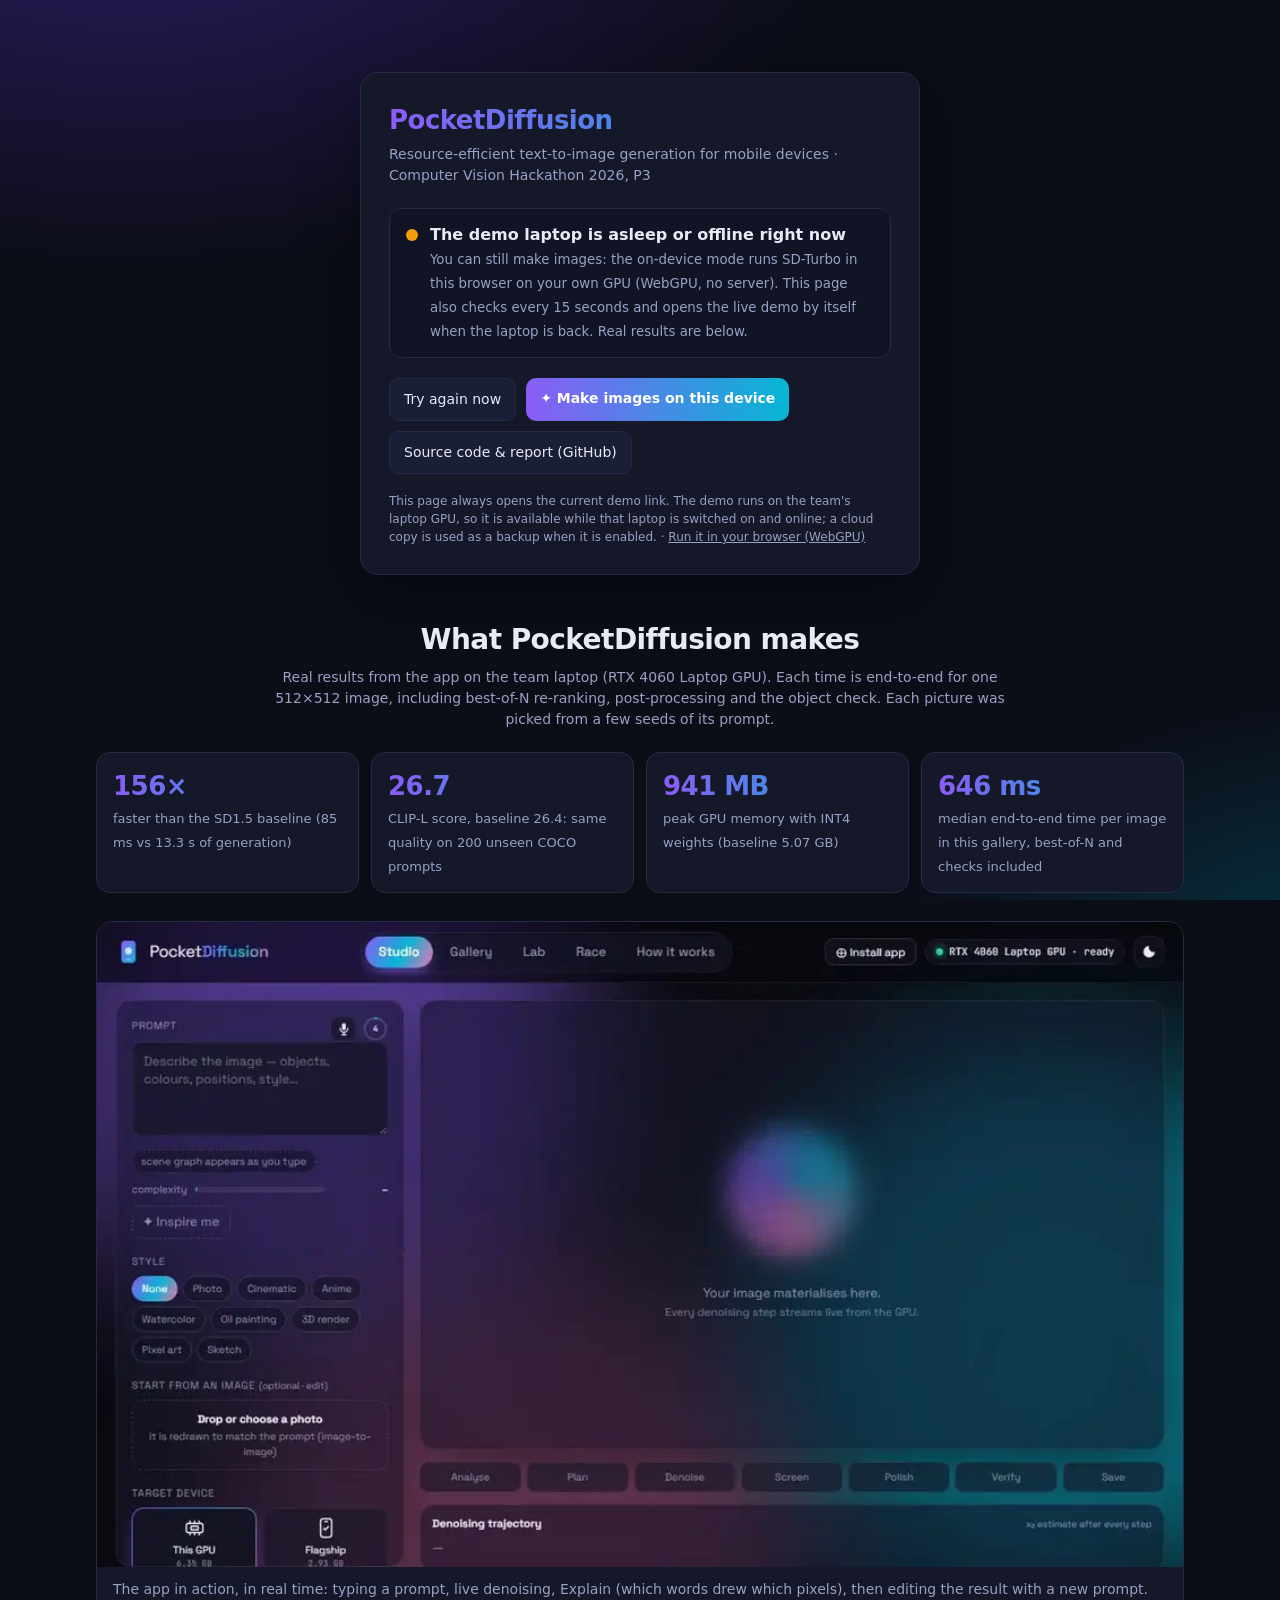
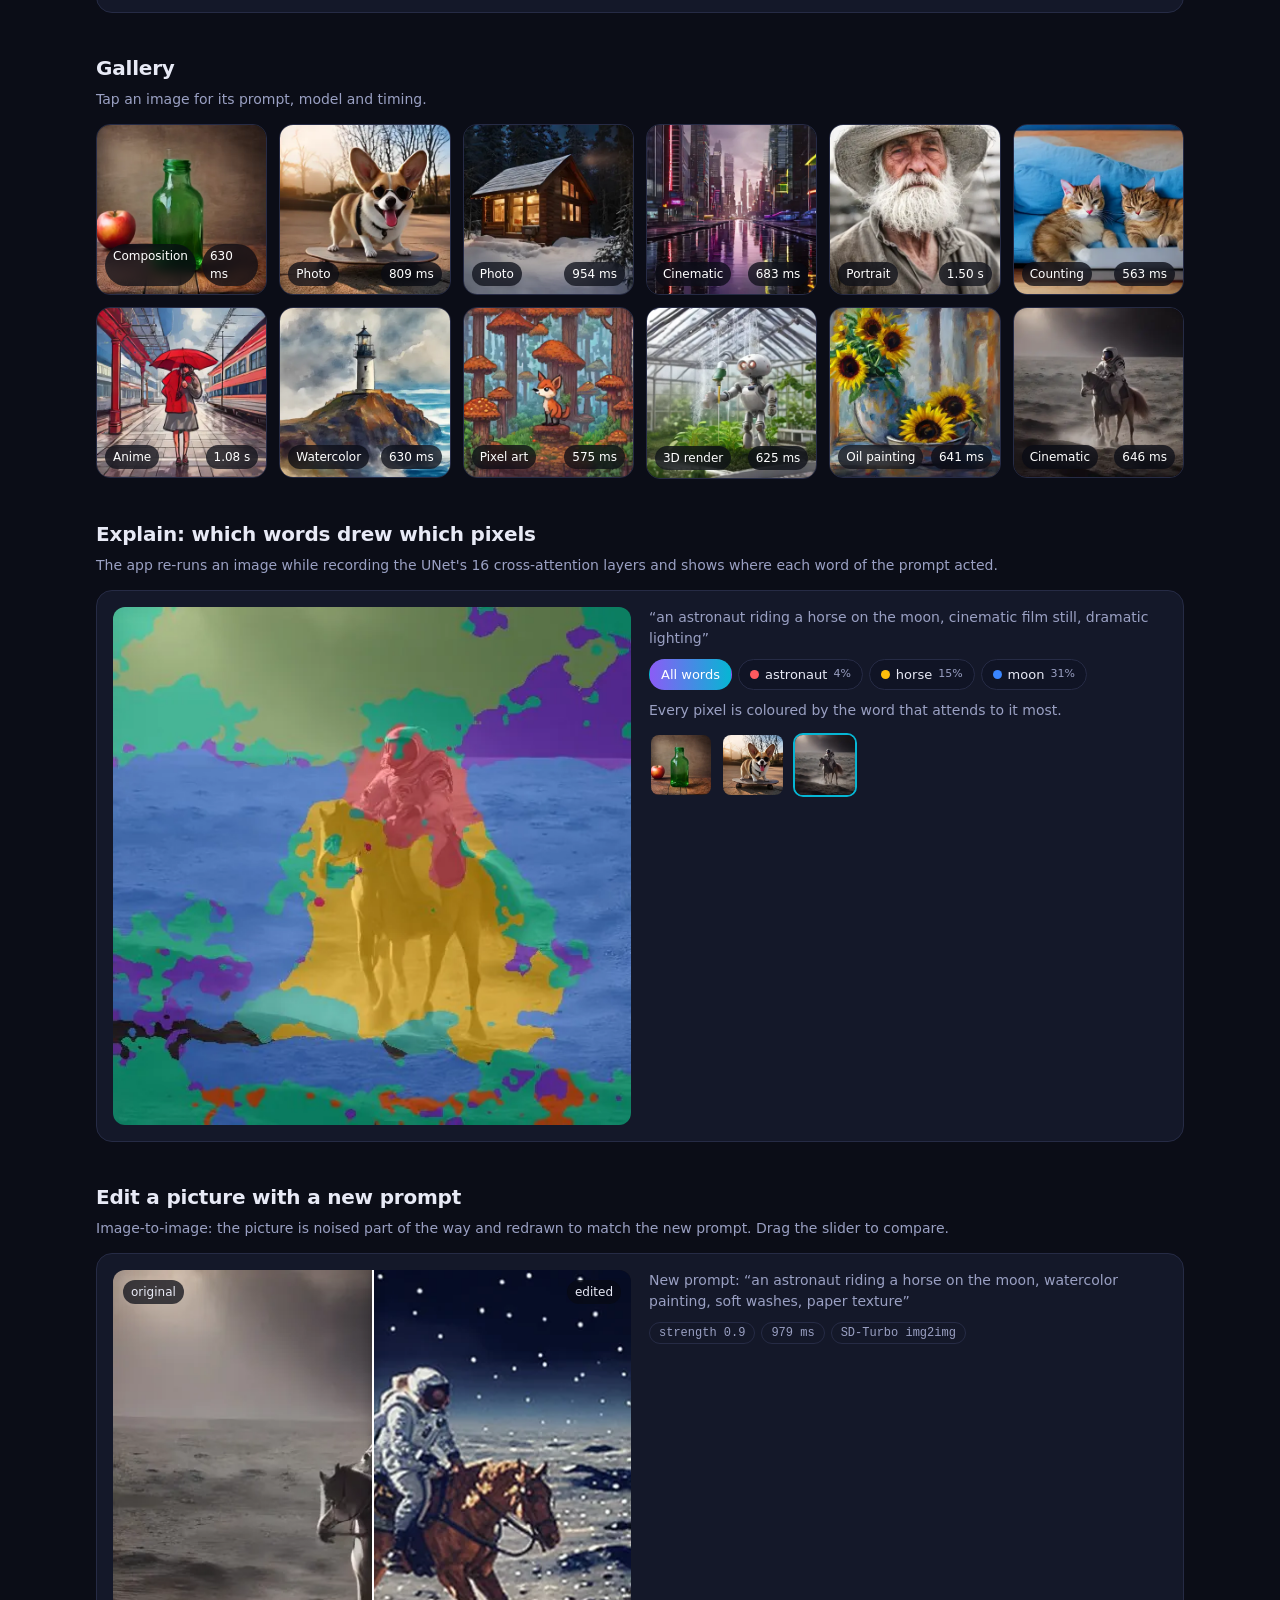
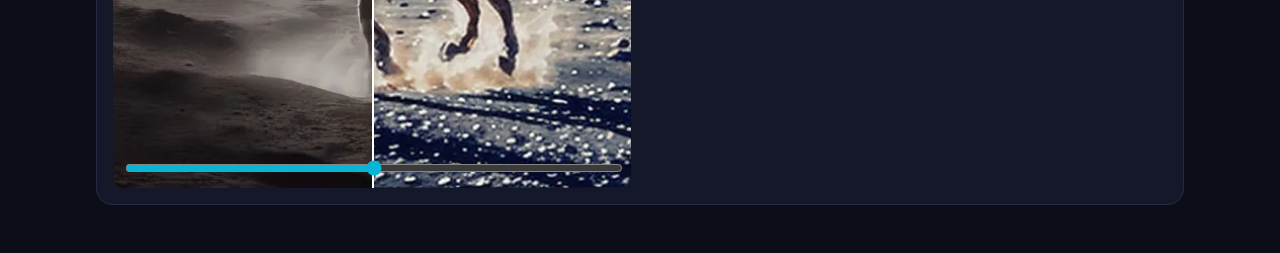
<file: index.html>
<!doctype html>
<html lang="en">
<head>
<meta charset="utf-8">
<meta name="viewport" content="width=device-width, initial-scale=1">
<title>PocketDiffusion – live demo</title>
<meta name="description" content="Permanent link to the PocketDiffusion live demo (resource-efficient text-to-image generation, CV Hackathon 2026, P3).">
<meta property="og:title" content="PocketDiffusion – text-to-image in under a second">
<meta property="og:description" content="Resource-efficient text-to-image generation for mobile devices: live demo, sample results and the source code.">
<meta property="og:image" content="https://arpreran.github.io/pocketdiffusion/showcase/og.jpg">
<meta property="og:image:width" content="1200">
<meta property="og:image:height" content="630">
<meta name="twitter:card" content="summary_large_image">
<meta name="theme-color" content="#0b0d17">
<style>
  :root { --bg: #0b0d17; --card: #141829; --card2: #101425; --line: #262b45; --text: #e8eaf6; --muted: #9aa0c3;
          --a1: #8b5cf6; --a2: #06b6d4; --ok: #22c55e; --warn: #f59e0b; }
  * { box-sizing: border-box; }
  body { margin: 0; min-height: 100vh; color: var(--text); font: 16px/1.5 system-ui, -apple-system, "Segoe UI", Roboto, sans-serif;
         background: radial-gradient(1200px 600px at 10% -10%, #2a1b5c 0, transparent 60%),
                     radial-gradient(900px 500px at 110% 110%, #073b4c 0, transparent 60%), var(--bg);
         background-attachment: fixed; }
  .wrap { max-width: 1120px; margin: 0 auto; padding: 8vh 16px 48px; }
  .card { width: 100%; max-width: 560px; margin: 0 auto; background: var(--card); border: 1px solid var(--line);
          border-radius: 18px; padding: 28px; box-shadow: 0 20px 60px rgba(0,0,0,.35); }
  h1 { margin: 0 0 4px; font-size: 26px; letter-spacing: -.02em;
       background: linear-gradient(90deg, var(--a1), var(--a2)); -webkit-background-clip: text;
       background-clip: text; color: transparent; }
  .sub { margin: 0 0 22px; color: var(--muted); font-size: 14px; }
  .status { display: flex; gap: 12px; align-items: flex-start; padding: 14px 16px; border-radius: 12px;
            background: var(--card2); border: 1px solid var(--line); }
  .dot { flex: none; width: 12px; height: 12px; margin-top: 6px; border-radius: 50%; background: var(--muted); }
  .checking .dot { background: var(--a2); animation: pulse 1s infinite ease-in-out; }
  .ok .dot { background: var(--ok); }
  .off .dot { background: var(--warn); }
  @keyframes pulse { 50% { opacity: .3; transform: scale(.8); } }
  .status b { display: block; }
  .status small { color: var(--muted); }
  .links { margin-top: 20px; display: flex; flex-wrap: wrap; gap: 10px; }
  a.btn, button.btn { display: inline-block; padding: 10px 14px; border-radius: 10px; text-decoration: none; cursor: pointer;
          color: var(--text); border: 1px solid var(--line); background: #1a1f36; font: inherit; font-size: 14px; }
  .btn.primary { border: 0; background: linear-gradient(90deg, var(--a1), var(--a2)); color: #fff; font-weight: 600; }
  .btn:hover { filter: brightness(1.15); }
  .hidden { display: none !important; }
  footer { margin-top: 18px; font-size: 12px; color: var(--muted); }
  footer a { color: var(--muted); }

  /* ---------- offline showcase ---------- */
  .showcase { margin-top: 44px; }
  .sc-head { max-width: 760px; margin: 0 auto 22px; text-align: center; }
  .sc-head h2 { margin: 0 0 6px; font-size: 28px; letter-spacing: -.02em; }
  .sc-head p, .note { margin: 0; color: var(--muted); font-size: 14px; }
  .showcase h3 { margin: 40px 0 6px; font-size: 20px; letter-spacing: -.01em; }
  .showcase h3 + .note { margin-bottom: 14px; }
  .stats { display: grid; grid-template-columns: repeat(4, minmax(0, 1fr)); gap: 12px; margin: 0 0 28px; }
  .stat { background: var(--card); border: 1px solid var(--line); border-radius: 14px; padding: 14px 16px; }
  .stat b { display: block; font-size: 26px; letter-spacing: -.02em; font-variant-numeric: tabular-nums;
            background: linear-gradient(90deg, var(--a1), var(--a2)); -webkit-background-clip: text; background-clip: text; color: transparent; }
  .stat span { color: var(--muted); font-size: 13px; }
  figure { margin: 0; }
  .walk { background: var(--card); border: 1px solid var(--line); border-radius: 16px; overflow: hidden; }
  .walk img { display: block; width: 100%; height: auto; aspect-ratio: 960 / 570; background: var(--card2); }
  .walk figcaption, .panel figcaption { padding: 12px 16px; color: var(--muted); font-size: 14px; }
  .grid { display: grid; grid-template-columns: repeat(auto-fill, minmax(170px, 1fr)); gap: 12px; }
  .tile { position: relative; padding: 0; border: 1px solid var(--line); border-radius: 14px; overflow: hidden; cursor: pointer;
          background: var(--card2); aspect-ratio: 1; color: #fff; font: inherit; text-align: left; }
  .tile img { display: block; width: 100%; height: 100%; object-fit: cover; transition: transform .25s; }
  .tile:hover img, .tile:focus-visible img { transform: scale(1.04); }
  .tile:focus-visible { outline: 2px solid var(--a2); outline-offset: 2px; }
  .tile .tag { position: absolute; left: 8px; right: 8px; bottom: 8px; display: flex; justify-content: space-between; gap: 6px;
               font-size: 12px; pointer-events: none; }
  .tile .tag span { padding: 3px 8px; border-radius: 999px; background: rgba(8, 10, 20, .72); backdrop-filter: blur(6px); }
  .panel { display: grid; grid-template-columns: minmax(0, 1fr) minmax(0, 1fr); gap: 18px; align-items: start;
           background: var(--card); border: 1px solid var(--line); border-radius: 16px; padding: 16px; }
  .panel .view { position: relative; border-radius: 12px; overflow: hidden; background: var(--card2); aspect-ratio: 1; }
  .panel .view img { position: absolute; inset: 0; width: 100%; height: 100%; object-fit: cover; }
  .panel p { margin: 0 0 10px; }
  .chips { display: flex; flex-wrap: wrap; gap: 6px; margin: 10px 0; }
  .chip { display: inline-flex; align-items: center; gap: 6px; border: 1px solid var(--line); background: var(--card2);
          color: var(--text); border-radius: 999px; padding: 5px 11px; font: inherit; font-size: 13px; cursor: pointer; }
  .chip i { width: 9px; height: 9px; border-radius: 50%; }
  .chip small { color: var(--muted); font-size: 11px; font-variant-numeric: tabular-nums; }
  .chip.on { border-color: transparent; background: linear-gradient(90deg, var(--a1), var(--a2)); color: #fff; }
  .chip.on small { color: #eef; }
  .thumbs { display: flex; gap: 8px; margin-top: 12px; }
  .thumbs button { width: 64px; height: 64px; padding: 0; border-radius: 10px; overflow: hidden; border: 2px solid transparent; cursor: pointer; background: none; }
  .thumbs button.on { border-color: var(--a2); }
  .thumbs img { width: 100%; height: 100%; object-fit: cover; display: block; }
  .meta { display: flex; flex-wrap: wrap; gap: 6px; }
  .meta span { font: 12px ui-monospace, Consolas, monospace; color: var(--muted); border: 1px solid var(--line); border-radius: 999px; padding: 3px 9px; }
  .ba input { position: absolute; left: 10px; right: 10px; bottom: 10px; width: calc(100% - 20px); z-index: 3; accent-color: var(--a2); }
  .ba .bar { position: absolute; top: 0; bottom: 0; width: 2px; background: #fff; left: 50%; z-index: 2; box-shadow: 0 0 10px rgba(0,0,0,.6); pointer-events: none; }
  .ba .lbl { position: absolute; top: 10px; z-index: 2; font-size: 12px; padding: 3px 8px; border-radius: 999px; background: rgba(8,10,20,.72); }
  .lightbox { position: fixed; inset: 0; z-index: 10; display: grid; place-items: center; padding: 16px; background: rgba(4, 5, 12, .86); backdrop-filter: blur(8px); }
  .lb-card { position: relative; width: min(980px, 100%); max-height: calc(100vh - 32px); overflow: auto; display: grid;
             grid-template-columns: minmax(0, 1.2fr) minmax(0, 1fr); gap: 18px; background: var(--card); border: 1px solid var(--line); border-radius: 16px; padding: 16px; }
  .lb-card .view { position: relative; border-radius: 12px; overflow: hidden; background: var(--card2); aspect-ratio: 1; }
  .lb-card .view img { width: 100%; height: 100%; object-fit: contain; display: block; }
  .lb-card h4 { margin: 4px 0 10px; font-size: 18px; line-height: 1.35; }
  .lb-nav { display: flex; gap: 8px; margin-top: 14px; }
  .lb-close { position: absolute; top: 10px; right: 10px; width: 36px; height: 36px; border-radius: 10px; border: 1px solid var(--line);
              background: var(--card2); color: var(--text); font-size: 18px; cursor: pointer; z-index: 2; }
  @media (max-width: 820px) {
    .stats { grid-template-columns: repeat(2, minmax(0, 1fr)); }
    .panel, .lb-card { grid-template-columns: minmax(0, 1fr); }
    .wrap { padding-top: 5vh; }
  }
  @media (prefers-reduced-motion: reduce) { .checking .dot { animation: none; } .tile img { transition: none; } }
</style>
</head>
<body>
<div class="wrap">
<main class="card">
  <h1>PocketDiffusion</h1>
  <p class="sub">Resource-efficient text-to-image generation for mobile devices · Computer Vision Hackathon 2026, P3</p>

  <div id="status" class="status checking">
    <span class="dot"></span>
    <div><b id="title">Finding the live demo…</b><small id="detail">Checking that the server is running.</small></div>
  </div>

  <div class="links">
    <a id="open" class="btn primary hidden" href="#">Open the live demo</a>
    <a id="device" class="btn hidden" href="device/">✦ Make images on this device</a>
    <a class="btn" href="https://github.com/arpreran/pocketdiffusion">Source code &amp; report (GitHub)</a>
  </div>
  <footer id="foot">This page always opens the current demo link. The demo runs on the team's laptop GPU, so it is available while that laptop is switched on and online; a cloud copy is used as a backup when it is enabled.
    <a href="?showcase" id="showLink">See sample results</a> · <a href="device/">Run it in your browser (WebGPU)</a></footer>
</main>

<section id="showcase" class="showcase hidden" aria-labelledby="scTitle">
  <div class="sc-head">
    <h2 id="scTitle">What PocketDiffusion makes</h2>
    <p>Real results from the app on the team laptop (RTX 4060 Laptop GPU). Each time is end-to-end for one 512×512 image,
      including best-of-N re-ranking, post-processing and the object check. Each picture was picked from a few seeds of its prompt.</p>
  </div>
  <div class="stats">
    <div class="stat"><b>156×</b><span>faster than the SD1.5 baseline (85 ms vs 13.3 s of generation)</span></div>
    <div class="stat"><b>26.7</b><span>CLIP-L score, baseline 26.4: same quality on 200 unseen COCO prompts</span></div>
    <div class="stat"><b>941 MB</b><span>peak GPU memory with INT4 weights (baseline 5.07 GB)</span></div>
    <div class="stat"><b id="statMed">–</b><span>median end-to-end time per image in this gallery, best-of-N and checks included</span></div>
  </div>

  <figure class="walk" id="walk">
    <img id="walkImg" alt="Screen recording of the app: a prompt is typed, the image denoises live, Explain shows per-word heat maps, then the picture is edited into a watercolour" width="960" height="570" loading="lazy">
    <figcaption>The app in action, in real time: typing a prompt, live denoising, Explain (which words drew which pixels), then editing the result with a new prompt.</figcaption>
  </figure>

  <h3>Gallery</h3>
  <p class="note">Tap an image for its prompt, model and timing.</p>
  <div class="grid" id="grid"></div>

  <h3>Explain: which words drew which pixels</h3>
  <p class="note">The app re-runs an image while recording the UNet's 16 cross-attention layers and shows where each word of the prompt acted.</p>
  <figure class="panel" id="explain">
    <div class="view"><img id="exImg" alt="Cross-attention heat map"></div>
    <figcaption style="padding:0">
      <p id="exPrompt"></p>
      <div class="chips" id="exChips" role="group" aria-label="Prompt words"></div>
      <span class="note" id="exNote"></span>
      <div class="thumbs" id="exThumbs" role="group" aria-label="Choose an example"></div>
    </figcaption>
  </figure>

  <h3>Edit a picture with a new prompt</h3>
  <p class="note">Image-to-image: the picture is noised part of the way and redrawn to match the new prompt. Drag the slider to compare.</p>
  <figure class="panel" id="edit">
    <div class="view ba">
      <img id="edSrc" alt="Original image">
      <img id="edRes" alt="Edited image">
      <span class="lbl" style="left:10px">original</span><span class="lbl" style="right:10px">edited</span>
      <div class="bar" id="edBar"></div>
      <input type="range" id="edRange" min="0" max="100" value="50" aria-label="Before and after divider">
    </div>
    <figcaption style="padding:0"><p id="edPrompt"></p><div class="meta" id="edMeta"></div></figcaption>
  </figure>
</section>
</div>

<div class="lightbox hidden" id="lb" role="dialog" aria-modal="true" aria-labelledby="lbPrompt">
  <div class="lb-card">
    <button class="lb-close" id="lbClose" aria-label="Close">✕</button>
    <div class="view"><img id="lbImg" alt=""></div>
    <div>
      <span class="note" id="lbStyle"></span>
      <h4 id="lbPrompt"></h4>
      <div class="meta" id="lbMeta"></div>
      <div class="chips" id="lbChips"></div>
      <div class="lb-nav"><button class="btn" id="lbPrev">← Previous</button><button class="btn" id="lbNext">Next →</button></div>
    </div>
  </div>
</div>

<script>
const $ = (id) => document.getElementById(id);
function show(cls, title, detail) {
  $("status").className = "status " + cls;
  $("title").textContent = title;
  $("detail").textContent = detail;
}
// Always-on cloud copy (Modal, serverless NVIDIA T4): used when the team laptop is offline.
const CLOUD_URL = "https://arpreran--pocketdiffusion.us-east.modal.run";
const PARAMS = new URLSearchParams(location.search);
const SHOWCASE = PARAMS.has("showcase");          // ?showcase: stay on this page and show the results

async function probe(url, ms) {
  const ctl = new AbortController();
  const timer = setTimeout(() => ctl.abort(), ms);
  try {
    const r = await fetch(url + "/api/system", { signal: ctl.signal, cache: "no-store" });
    if (!r.ok) throw new Error("HTTP " + r.status);
    return await r.json();
  } finally {
    clearTimeout(timer);
  }
}
// share links: ?share=<generation id> opens that image's page on the live server
const SHARE = (PARAMS.get("share") || "").match(/^[0-9]{8}-[0-9]{6}-[0-9a-f]{6}$/);
function go(url, s, where) {
  const gpu = s.gpu ? s.gpu.name.replace("NVIDIA GeForce ", "") : "CPU";
  const target = SHARE ? `${url}/share/${SHARE[0]}` : url;
  $("open").href = target;
  $("open").onclick = null;
  $("open").classList.add("primary");
  $("device").classList.remove("primary");
  $("open").textContent = "Open the live demo";
  $("open").classList.remove("hidden");
  if (SHOWCASE) {                                  // visitor asked for the results: do not redirect
    show("ok", "The live demo is running", `${where} · ${gpu} · ${s.ready ? "ready" : "warming up"} · use the button to open it`);
    loadShowcase();
    return;
  }
  show("ok", SHARE ? "Opening the shared image…" : "Live demo is running — opening it…",
       `${where} · ${gpu} · ${s.ready ? "ready" : "warming up"}`);
  setTimeout(() => location.replace(target), 800);
}
async function check() {
  show("checking", "Finding the live demo…", "Checking the team laptop (fastest) first.");
  let info = {};
  try { info = await (await fetch("live.json?t=" + Date.now(), { cache: "no-store" })).json(); } catch {}
  const laptop = (info.url || "").replace(/\/+$/, "");
  const cloud = (info.cloud || CLOUD_URL).replace(/\/+$/, "");
  if (laptop) {
    try { return go(laptop, await probe(laptop, 10000), "team laptop"); } catch {}
  }
  show("checking", "The laptop is not answering — trying the cloud backup…",
       "If the cloud copy is enabled, its first start after a quiet period takes 1–2 minutes.");
  try { return go(cloud, await probe(cloud, 180000), "cloud"); } catch {}
  show("off", "The demo laptop is asleep or offline right now",
       "You can still make images: the on-device mode runs SD-Turbo in this browser on your own GPU (WebGPU, no server). " +
       "This page also checks every 15 seconds and opens the live demo by itself when the laptop is back. Real results are below.");
  $("device").classList.remove("hidden");
  $("device").classList.add("primary");
  $("open").classList.remove("hidden", "primary");
  $("open").textContent = "Try again now";
  $("open").href = "#";
  $("open").onclick = (e) => { e.preventDefault(); clearTimeout(retry); check(); };
  loadShowcase();
  retry = setTimeout(check, 15000);
}
let retry = null;

/* ------------------------------------------------------------------ showcase */
let SC = null, scLoading = null, lbIndex = 0, lbWord = -1;
const ms = (v) => (v >= 1000 ? `${(v / 1000).toFixed(2)} s` : `${Math.round(v)} ms`);
function el(tag, attrs = {}, text) {
  const e = document.createElement(tag);
  for (const [k, v] of Object.entries(attrs)) e.setAttribute(k, v);
  if (text != null) e.textContent = text;
  return e;
}
function metaChips(box, it) {
  box.replaceChildren(...[`${it.model} · ${it.steps} step${it.steps > 1 ? "s" : ""}`, ms(it.latency_ms),
    it.candidates > 1 ? `best of ${it.candidates}` : null, it.clip != null ? `CLIP ${it.clip}` : null, it.size]
    .filter(Boolean).map((t) => el("span", {}, t)));
}
function wordChips(box, ex, sel, onPick, allLabel = "All words") {
  const all = el("button", { type: "button", class: "chip" + (sel === -1 ? " on" : "") }, allLabel);
  all.onclick = () => onPick(-1);
  const chips = ex.words.map((w, i) => {
    const b = el("button", { type: "button", class: "chip" + (sel === i ? " on" : "") });
    const dot = el("i"); dot.style.background = w.color;
    b.append(dot, document.createTextNode(w.word), el("small", {}, `${Math.round(w.share * 100)}%`));
    b.title = `“${w.word}” dominates ${Math.round(w.share * 100)}% of the image`;
    b.onclick = () => onPick(i);
    return b;
  });
  box.replaceChildren(all, ...chips);
}
function loadShowcase() {
  if (scLoading) return scLoading;
  $("showcase").classList.remove("hidden");
  $("showLink").classList.add("hidden");
  scLoading = fetch("showcase/showcase.json", { cache: "no-cache" }).then((r) => r.json()).then((d) => {
    SC = d;
    const t = d.items.map((x) => x.latency_ms).sort((a, b) => a - b);
    if (t.length) $("statMed").textContent = ms(t[Math.floor(t.length / 2)]);
    if (d.video) $("walkImg").src = d.video; else $("walk").classList.add("hidden");
    $("grid").replaceChildren(...d.items.map((it, i) => {
      const b = el("button", { type: "button", class: "tile", "aria-label": `${it.style}: ${it.prompt}` });
      b.append(el("img", { src: it.thumb, alt: it.prompt, loading: "lazy", width: 384, height: 384 }));
      const tag = el("span", { class: "tag" });
      tag.append(el("span", {}, it.style), el("span", {}, ms(it.latency_ms)));
      b.append(tag);
      b.onclick = () => openLb(i);
      return b;
    }));
    const exItems = d.items.map((it, i) => [it, i]).filter(([it]) => it.explain);
    if (exItems.length) renderExplain(exItems, exItems.length - 1, -1); else $("explain").classList.add("hidden");
    if (d.edit) renderEdit(d.edit); else $("edit").classList.add("hidden");
  }).catch(() => { $("showcase").classList.add("hidden"); });
  return scLoading;
}
function renderExplain(exItems, k, sel) {
  const [it] = exItems[k], ex = it.explain;
  $("exImg").src = sel === -1 ? ex.segmentation : ex.words[sel].image;
  $("exPrompt").textContent = `“${it.prompt}”`;
  $("exNote").textContent = sel === -1 ? "Every pixel is coloured by the word that attends to it most."
    : `Bright = where “${ex.words[sel].word}” shaped the image.`;
  wordChips($("exChips"), ex, sel, (i) => renderExplain(exItems, k, i));
  $("exThumbs").replaceChildren(...exItems.map(([x], j) => {
    const b = el("button", { type: "button", class: j === k ? "on" : "", "aria-label": x.prompt });
    b.append(el("img", { src: x.thumb, alt: "" }));
    b.onclick = () => renderExplain(exItems, j, -1);
    return b;
  }));
}
function renderEdit(e) {
  $("edSrc").src = e.source;
  $("edRes").src = e.result;
  $("edPrompt").textContent = `New prompt: “${e.prompt}”`;
  $("edMeta").replaceChildren(...[`strength ${e.strength}`, ms(e.latency_ms), "SD-Turbo img2img"].map((t) => el("span", {}, t)));
  const apply = () => {
    const v = +$("edRange").value;
    $("edRes").style.clipPath = `inset(0 0 0 ${v}%)`;
    $("edBar").style.left = `${v}%`;
  };
  $("edRange").oninput = apply;
  apply();
}
function openLb(i) {
  lbIndex = (i + SC.items.length) % SC.items.length;
  lbWord = -2;                                      // -2: the picture itself
  renderLb();
  $("lb").classList.remove("hidden");
  $("lbClose").focus();
}
function renderLb() {
  const it = SC.items[lbIndex];
  $("lbImg").src = lbWord === -2 ? it.image : lbWord === -1 ? it.explain.segmentation : it.explain.words[lbWord].image;
  $("lbImg").alt = it.prompt;
  $("lbStyle").textContent = `${it.style} · ${lbIndex + 1} of ${SC.items.length}`;
  $("lbPrompt").textContent = it.prompt;
  metaChips($("lbMeta"), it);
  if (it.explain) {
    wordChips($("lbChips"), it.explain, lbWord, (w) => { lbWord = w; renderLb(); }, "Explain: all words");
    const pic = el("button", { type: "button", class: "chip" + (lbWord === -2 ? " on" : "") }, "Picture");
    pic.onclick = () => { lbWord = -2; renderLb(); };
    $("lbChips").prepend(pic);
  } else {
    $("lbChips").replaceChildren();
  }
}
function closeLb() { $("lb").classList.add("hidden"); }
$("lbClose").onclick = closeLb;
$("lb").addEventListener("click", (e) => { if (e.target.id === "lb") closeLb(); });
$("lbPrev").onclick = () => openLb(lbIndex - 1);
$("lbNext").onclick = () => openLb(lbIndex + 1);
document.addEventListener("keydown", (e) => {
  if ($("lb").classList.contains("hidden")) return;
  if (e.key === "Escape") closeLb();
  if (e.key === "ArrowLeft") openLb(lbIndex - 1);
  if (e.key === "ArrowRight") openLb(lbIndex + 1);
});
if (SHOWCASE) loadShowcase();
check();
</script>
</body>
</html>
</file>
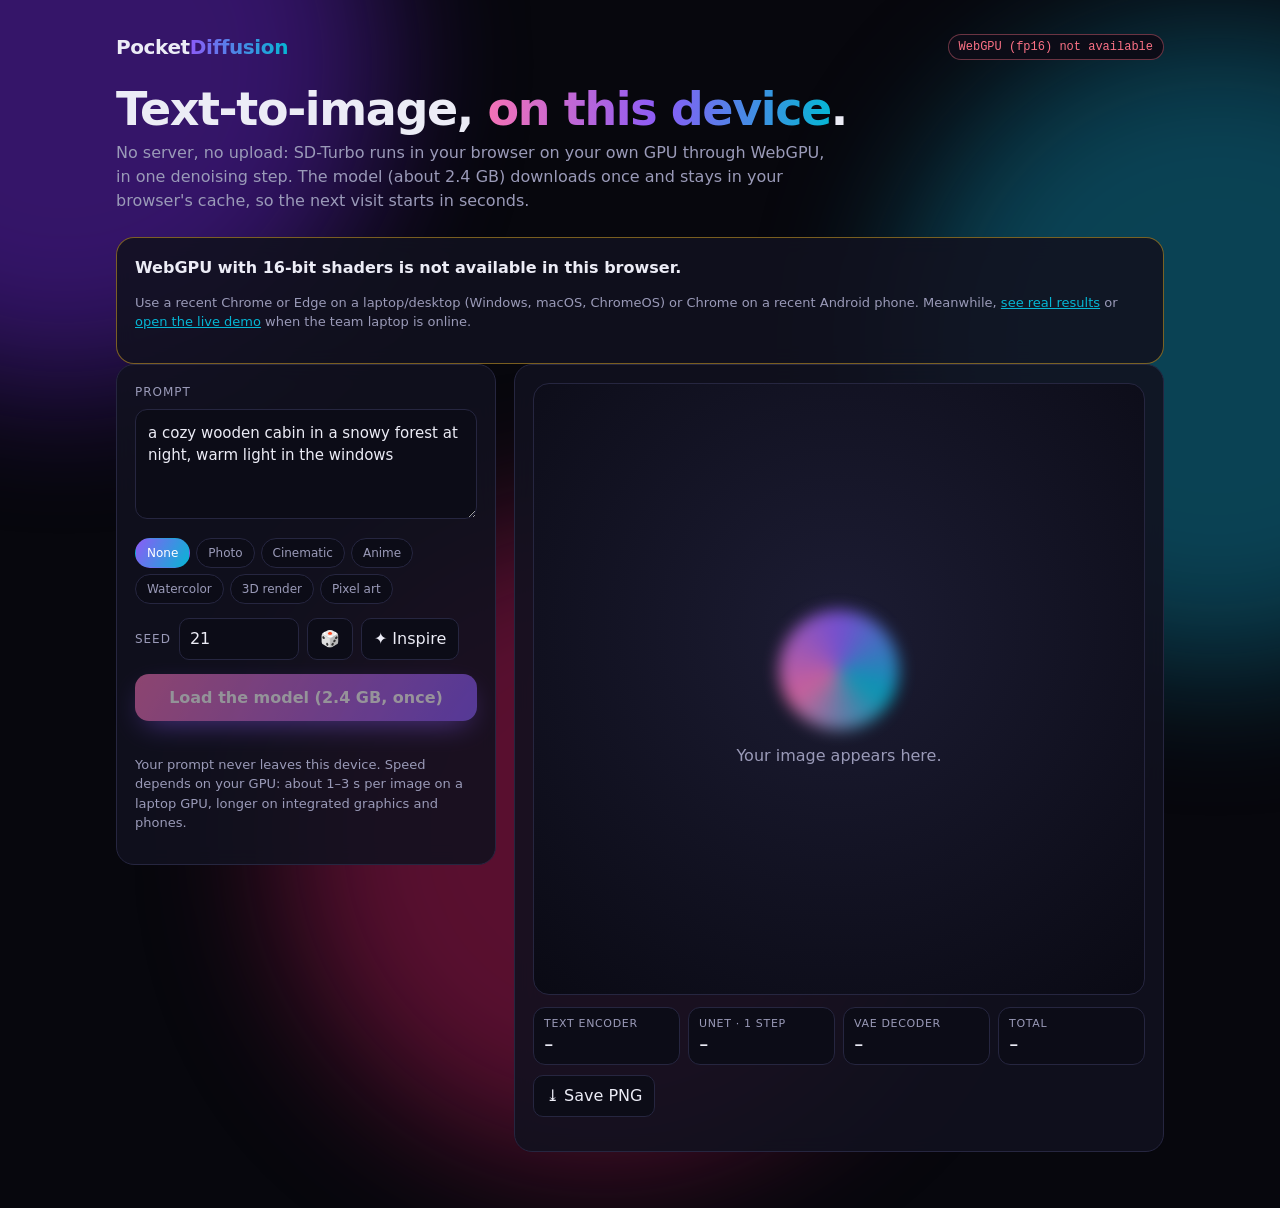
<file: device/index.html>
<!doctype html>
<html lang="en">
<head>
<meta charset="utf-8">
<meta name="viewport" content="width=device-width, initial-scale=1">
<title>PocketDiffusion On-Device</title>
<meta name="description" content="Text-to-image generation that runs entirely in your browser with WebGPU - no server. SD-Turbo, one step.">
<meta name="theme-color" content="#07070d">
<link rel="icon" href="../showcase/img/11_t.webp">
<style>
  :root { --bg: #07070d; --card: #12121f; --card2: #0c0c17; --line: #262640; --text: #ececf6; --muted: #9a9ab8;
          --a1: #8b5cf6; --a2: #06b6d4; --a3: #f472b6; --ok: #34d399; --warn: #fbbf24; --bad: #fb7185; }
  * { box-sizing: border-box; }
  body { margin: 0; min-height: 100vh; color: var(--text); background: var(--bg);
         font: 16px/1.5 system-ui, -apple-system, "Segoe UI", Roboto, sans-serif; overflow-x: hidden; }
  .aurora { position: fixed; inset: -20vmax; z-index: -1; filter: blur(70px); opacity: .55; pointer-events: none; }
  .aurora i { position: absolute; width: 50vmax; height: 50vmax; border-radius: 50%; animation: drift 24s ease-in-out infinite alternate; }
  .aurora i:nth-child(1) { background: #5b21b6; left: 0; top: 0; }
  .aurora i:nth-child(2) { background: #0e7490; right: 0; top: 20%; animation-delay: -8s; }
  .aurora i:nth-child(3) { background: #9d174d; left: 30%; bottom: 0; animation-delay: -16s; }
  @keyframes drift { to { transform: translate(8vmax, -6vmax) scale(1.15); } }
  .wrap { max-width: 1080px; margin: 0 auto; padding: 32px 16px 56px; }
  header { display: flex; justify-content: space-between; align-items: center; gap: 12px; flex-wrap: wrap; margin-bottom: 22px; }
  .brand { font-weight: 700; font-size: 20px; letter-spacing: -.02em; color: var(--text); text-decoration: none; }
  .brand b { background: linear-gradient(90deg, var(--a1), var(--a2)); -webkit-background-clip: text; background-clip: text; color: transparent; }
  .pill { font: 12px ui-monospace, Consolas, monospace; padding: 5px 10px; border-radius: 999px; border: 1px solid var(--line); color: var(--muted); background: var(--card2); }
  .pill.ok { color: var(--ok); border-color: color-mix(in srgb, var(--ok) 40%, transparent); }
  .pill.bad { color: var(--bad); border-color: color-mix(in srgb, var(--bad) 40%, transparent); }
  h1 { margin: 0 0 6px; font-size: clamp(28px, 5vw, 46px); letter-spacing: -.03em; line-height: 1.1; }
  h1 em { font-style: normal; background: linear-gradient(90deg, var(--a3), var(--a1), var(--a2)); -webkit-background-clip: text; background-clip: text; color: transparent; }
  .lead { margin: 0 0 24px; color: var(--muted); max-width: 720px; }
  .grid { display: grid; grid-template-columns: minmax(0, 380px) minmax(0, 1fr); gap: 18px; align-items: start; }
  .card { background: color-mix(in srgb, var(--card) 88%, transparent); border: 1px solid var(--line); border-radius: 18px; padding: 18px; backdrop-filter: blur(10px); }
  label { display: block; font-size: 12px; text-transform: uppercase; letter-spacing: .08em; color: var(--muted); margin: 0 0 8px; }
  textarea { width: 100%; min-height: 110px; resize: vertical; background: var(--card2); color: var(--text); border: 1px solid var(--line);
             border-radius: 12px; padding: 12px; font: inherit; font-size: 15px; }
  textarea:focus, input:focus { outline: 2px solid color-mix(in srgb, var(--a1) 60%, transparent); outline-offset: 1px; }
  .chips { display: flex; flex-wrap: wrap; gap: 6px; margin: 12px 0 14px; }
  .chips button { border: 1px solid var(--line); background: var(--card2); color: var(--muted); padding: 5px 11px; border-radius: 999px; cursor: pointer; font: inherit; font-size: 12px; }
  .chips button.on { color: #fff; border-color: transparent; background: linear-gradient(120deg, var(--a1), var(--a2)); }
  .row { display: flex; gap: 8px; align-items: center; }
  .row input { width: 120px; background: var(--card2); color: var(--text); border: 1px solid var(--line); border-radius: 10px; padding: 8px 10px; font: inherit; }
  .btn { border: 1px solid var(--line); background: var(--card2); color: var(--text); border-radius: 10px; padding: 8px 12px; cursor: pointer; font: inherit; }
  .go { width: 100%; margin-top: 14px; border: 0; border-radius: 14px; padding: 14px; font: 700 16px system-ui, sans-serif; color: #fff; cursor: pointer;
        background: linear-gradient(120deg, var(--a3), var(--a1), var(--a2), var(--a3)); background-size: 300% 100%; animation: flow 6s linear infinite;
        box-shadow: 0 10px 30px -10px var(--a1); }
  .go:disabled { opacity: .55; cursor: wait; animation: none; }
  @keyframes flow { to { background-position: 300% 0; } }
  .stage { position: relative; aspect-ratio: 1; border-radius: 16px; overflow: hidden; background: radial-gradient(circle at 50% 40%, #1c1c33, #0a0a14); border: 1px solid var(--line); }
  .stage canvas { position: absolute; inset: 0; width: 100%; height: 100%; }
  .stage canvas.reveal { animation: reveal 1.1s cubic-bezier(.2,.7,.2,1); }
  @keyframes reveal { from { filter: blur(24px) saturate(1.6); transform: scale(1.06); opacity: .2; } to { filter: none; transform: none; opacity: 1; } }
  .placeholder { position: absolute; inset: 0; display: grid; place-items: center; text-align: center; color: var(--muted); padding: 24px; }
  .orb { width: 120px; height: 120px; border-radius: 50%; margin: 0 auto 14px; background: conic-gradient(from 0deg, var(--a1), var(--a2), var(--a3), var(--a1));
         filter: blur(8px); animation: spin 6s linear infinite; opacity: .8; }
  .busy .orb { animation-duration: 1s; }
  @keyframes spin { to { transform: rotate(360deg); } }
  .timings { display: grid; grid-template-columns: repeat(4, minmax(0, 1fr)); gap: 8px; margin-top: 12px; }
  .timings div { background: var(--card2); border: 1px solid var(--line); border-radius: 12px; padding: 8px 10px; }
  .timings small { display: block; color: var(--muted); font-size: 11px; text-transform: uppercase; letter-spacing: .06em; }
  .timings b { font: 600 16px ui-monospace, Consolas, monospace; }
  .progress { height: 8px; border-radius: 999px; background: var(--card2); overflow: hidden; border: 1px solid var(--line); margin: 10px 0 6px; }
  .progress i { display: block; height: 100%; width: 0; background: linear-gradient(90deg, var(--a1), var(--a2)); transition: width .2s; }
  .status { font-size: 14px; color: var(--muted); min-height: 1.5em; }
  .status b { color: var(--text); }
  .strip { display: flex; gap: 8px; overflow-x: auto; margin-top: 12px; padding-bottom: 4px; }
  .strip img { width: 84px; height: 84px; border-radius: 10px; object-fit: cover; border: 1px solid var(--line); cursor: pointer; flex: none; }
  .note { font-size: 13px; color: var(--muted); }
  .note a { color: var(--a2); }
  .warn { border-color: color-mix(in srgb, var(--warn) 45%, transparent); }
  .hidden { display: none !important; }
  .actions { display: flex; gap: 8px; margin-top: 10px; flex-wrap: wrap; }
  @media (max-width: 820px) { .grid { grid-template-columns: minmax(0, 1fr); } .timings { grid-template-columns: repeat(2, minmax(0, 1fr)); } }
  @media (prefers-reduced-motion: reduce) { .aurora i, .orb, .go { animation: none; } .stage canvas.reveal { animation: none; } }
</style>
</head>
<body>
<div class="aurora" aria-hidden="true"><i></i><i></i><i></i></div>
<div class="wrap">
  <header>
    <a class="brand" href="../">Pocket<b>Diffusion</b></a>
    <span class="pill" id="gpuPill">checking WebGPU…</span>
  </header>
  <h1>Text-to-image, <em>on this device</em>.</h1>
  <p class="lead">No server, no upload: SD-Turbo runs in your browser on your own GPU through WebGPU, in one denoising step.
    The model (about 2.4 GB) downloads once and stays in your browser's cache, so the next visit starts in seconds.</p>

  <div class="card warn hidden" id="unsupported">
    <b>WebGPU with 16-bit shaders is not available in this browser.</b>
    <p class="note">Use a recent Chrome or Edge on a laptop/desktop (Windows, macOS, ChromeOS) or Chrome on a recent Android phone.
      Meanwhile, <a href="../?showcase">see real results</a> or <a href="../">open the live demo</a> when the team laptop is online.</p>
  </div>

  <div class="grid" id="app">
    <section class="card">
      <label for="prompt">Prompt</label>
      <textarea id="prompt" maxlength="600">a cozy wooden cabin in a snowy forest at night, warm light in the windows</textarea>
      <div class="chips" id="styles"></div>
      <div class="row">
        <label for="seed" style="margin:0">Seed</label>
        <input type="number" id="seed" min="0" value="21">
        <button class="btn" id="dice" type="button" title="Random seed">🎲</button>
        <button class="btn" id="inspire" type="button">✦ Inspire</button>
      </div>
      <button class="go" id="go" type="button">Load the model (2.4 GB, once)</button>
      <div class="progress hidden" id="prog"><i id="progBar"></i></div>
      <div class="status" id="status" aria-live="polite"></div>
      <p class="note">Your prompt never leaves this device. Speed depends on your GPU: about 1–3 s per image on a laptop GPU,
        longer on integrated graphics and phones.</p>
    </section>

    <section class="card">
      <div class="stage" id="stage">
        <div class="placeholder" id="ph"><div><div class="orb"></div><span id="phText">Your image appears here.</span></div></div>
        <canvas id="out" width="512" height="512" class="hidden"></canvas>
      </div>
      <div class="timings">
        <div><small>text encoder</small><b id="tText">–</b></div>
        <div><small>UNet · 1 step</small><b id="tUnet">–</b></div>
        <div><small>VAE decoder</small><b id="tVae">–</b></div>
        <div><small>total</small><b id="tTotal">–</b></div>
      </div>
      <div class="actions">
        <button class="btn" id="save" type="button" disabled>⤓ Save PNG</button>
        <span class="note" id="dev"></span>
      </div>
      <div class="strip" id="strip"></div>
    </section>
  </div>
</div>

<script src="clip-tokenizer.js"></script>
<script src="onnx-external.js"></script>
<script>
"use strict";
const $ = (id) => document.getElementById(id);
const P = new URLSearchParams(location.search);
// model files: the public fp16 ONNX export of SD-Turbo made for onnxruntime-web (schmuell/sd-turbo-ort-web)
const BASE = (P.get("models") || "https://huggingface.co/schmuell/sd-turbo-ort-web/resolve/main/").replace(/\/?$/, "/");
// The two big models are split in the browser into "graph + external data" (onnx-external.js): ONNX
// Runtime then streams the weights to the GPU instead of parsing a 1.6 GB protobuf inside its 4 GB
// WebAssembly heap. The downloaded file itself is the external-data buffer, so nothing is copied.
const FILES = {
  text: { path: "text_encoder/model.onnx", split: true, mb: 650, dims: { batch_size: 1, sequence_length: 77 } },
  unet: { path: "unet/model.onnx", split: true, mb: 1653, dims: { batch_size: 1, num_channels: 4, height: 64, width: 64, sequence_length: 77, steps: 1 } },
  vae: { path: "vae_decoder/model.onnx", mb: 95, dims: { batch_size: 1, num_channels_latent: 4, height_latent: 64, width_latent: 64 } },
};
const CACHE = "pd-device-models-v1";
const STYLES = [["", "None"], ["professional photo, natural light, sharp focus, highly detailed", "Photo"],
  ["cinematic film still, dramatic lighting, shallow depth of field", "Cinematic"], ["anime style, cel shading, vibrant colors, clean line art", "Anime"],
  ["watercolor painting, soft washes, paper texture", "Watercolor"], ["3d render, soft studio lighting, high detail", "3D render"],
  ["pixel art, 16-bit, crisp pixels", "Pixel art"]];
const INSPIRE = ["a corgi wearing sunglasses on a skateboard, golden hour", "a lighthouse on a cliff above a stormy sea",
  "a futuristic city skyline at dusk, neon reflections on wet streets", "a cute robot watering plants in a greenhouse",
  "an astronaut riding a horse on the moon", "a bowl of ramen with steam, top view, studio photo", "a tiny fox exploring a mushroom forest"];
// Euler (trailing) single step at t = 999: sigma from the scaled-linear beta schedule
const SIGMA = (() => { let ac = 1; const b0 = Math.sqrt(0.00085), b1 = Math.sqrt(0.012);
  for (let i = 0; i < 1000; i++) { const b = (b0 + (b1 - b0) * i / 999) ** 2; ac *= 1 - b; } return Math.sqrt((1 - ac) / ac); })();
const VAE_SCALE = 0.18215;
const ORT_VER = P.get("ort") || "1.20.1";
const ORT_CDN = `https://cdn.jsdelivr.net/npm/onnxruntime-web@${ORT_VER}/dist/`;
function loadScript(src) {
  return new Promise((ok, fail) => { const s = document.createElement("script"); s.src = src; s.onload = ok;
    s.onerror = () => fail(new Error("could not load " + src)); document.head.appendChild(s); });
}
let style = "", sess = null, tok = null, busy = false, lostGpu = null;

function status(html) { $("status").innerHTML = html; }
const ms = (v) => (v >= 1000 ? `${(v / 1000).toFixed(2)} s` : `${Math.round(v)} ms`);

// ------------------------------------------------------------------ capability check
async function checkGpu() {
  if (!navigator.gpu) return null;
  const adapter = await navigator.gpu.requestAdapter({ powerPreference: P.get("gpu") === "low" ? "low-power" : "high-performance" });
  if (!adapter || !adapter.features.has("shader-f16")) return null;
  return adapter;
}

// ------------------------------------------------------------------ download with progress + Cache API
async function fetchModel(key, done, total, onBytes, part = "path", mbHint = null) {
  const url = BASE + FILES[key][part];
  let cache = null;
  if (P.get("cache") !== "off") { try { cache = await caches.open(CACHE); } catch { /* no Cache API (private mode) */ } }
  const hit = cache && await cache.match(url);
  if (hit) { const b = new Uint8Array(await hit.arrayBuffer()); onBytes(b.length); return b; }
  const res = await fetch(url, { mode: "cors" });
  if (!res.ok) throw new Error(`download failed (${res.status}) for ${FILES[key].path}`);
  // the clone streams straight into the cache while we read the original: no second full copy
  const caching = cache ? cache.put(url, res.clone()).catch(() => null) : null;
  const len = +res.headers.get("content-length") || (mbHint ?? FILES[key].mb) * 2 ** 20;
  const buf = new Uint8Array(len);
  const reader = res.body.getReader();
  let off = 0;
  for (;;) {
    const { value, done: end } = await reader.read();
    if (end) break;
    buf.set(value, off); off += value.length;
    onBytes(value.length);
  }
  if (caching) await caching;
  return off === len ? buf : buf.subarray(0, off);
}

async function loadModels(adapter) {
  const total = Object.values(FILES).reduce((a, f) => a + f.mb, 0) * 2 ** 20;
  let got = 0;
  $("prog").classList.remove("hidden");
  const onBytes = (n) => { got += n; $("progBar").style.width = `${Math.min(100, 100 * got / total).toFixed(1)}%`;
    status(`Downloading the model <b>${(got / 2 ** 30).toFixed(2)} / ${(total / 2 ** 30).toFixed(2)} GB</b> — only the first time`); };
  try { await navigator.storage?.persist?.(); } catch { /* optional */ }
  if (!window.ort) await loadScript(ORT_CDN + "ort.webgpu.min.js");
  ort.env.wasm.wasmPaths = ORT_CDN;
  ort.env.wasm.numThreads = 1;
  ort.env.webgpu.powerPreference = P.get("gpu") === "low" ? "low-power" : "high-performance";
  const [vocab, merges] = await Promise.all([
    fetch(BASE + "tokenizer/vocab.json").then((r) => r.json()), fetch(BASE + "tokenizer/merges.txt").then((r) => r.text())]);
  tok = new ClipTokenizer(vocab, merges);
  const out = {};
  for (const key of ["unet", "text", "vae"]) {      // biggest first: the WASM heap it grows is reused
    const bytes = await fetchModel(key, got, total, onBytes);
    status(`Preparing <b>${key === "unet" ? "the UNet (the big one)" : key === "text" ? "the text encoder" : "the decoder"}</b> for your GPU…`);
    const opt = { executionProviders: ["webgpu"], freeDimensionOverrides: FILES[key].dims };
    let model = bytes;
    if (FILES[key].split) {
      const { graph } = OnnxExternal.splitExternal(bytes, "model.onnx.data");
      model = graph;
      opt.externalData = [{ path: "model.onnx.data", data: bytes }];
    }
    if (P.get("opts") !== "min") Object.assign(opt, { enableMemPattern: false, enableCpuMemArena: false,
      extra: { session: { disable_prepacking: "1", use_device_allocator_for_initializers: "1",
                          use_ort_model_bytes_directly: "1", use_ort_model_bytes_for_initializers: "1" } } });
    if (P.get("opt") === "basic") opt.graphOptimizationLevel = "basic";
    out[key] = await ort.InferenceSession.create(model, opt);
  }
  $("prog").classList.add("hidden");
  try {                                            // a GPU reset (driver timeout / out of memory) must not hang the page
    const dev = await ort.env.webgpu.device;
    dev?.lost?.then((info) => { lostGpu = info?.message || "device lost"; busy = false; $("go").disabled = false;
      status(`<span style="color:var(--bad)">Your GPU stopped responding (${lostGpu}).</span> It is probably too small or too slow for the 1.6 GB model — integrated graphics often reset after 2 s of work. Try a laptop/desktop with a dedicated GPU.`); });
  } catch { /* older runtime */ }
  return out;
}

// ------------------------------------------------------------------ generation (1 step SD-Turbo)
function gaussian(seed, n) {                     // mulberry32 + Box-Muller: reproducible per seed
  let s = seed >>> 0;
  const rnd = () => { s = (s + 0x6D2B79F5) >>> 0; let t = s; t = Math.imul(t ^ (t >>> 15), t | 1);
    t ^= t + Math.imul(t ^ (t >>> 7), t | 61); return ((t ^ (t >>> 14)) >>> 0) / 4294967296; };
  const out = new Float32Array(n);
  for (let i = 0; i < n; i += 2) {
    const u = Math.max(rnd(), 1e-12), v = rnd(), r = Math.sqrt(-2 * Math.log(u));
    out[i] = r * Math.cos(2 * Math.PI * v);
    if (i + 1 < n) out[i + 1] = r * Math.sin(2 * Math.PI * v);
  }
  return out;
}

async function generate() {
  const prompt = ($("prompt").value.trim() || "a photo of a cat") + (style ? `, ${style}` : "");
  const seed = Math.max(0, parseInt($("seed").value, 10) || 0);
  const t0 = performance.now();
  const { ids, truncated } = tok.inputIds(prompt);
  const te = await sess.text.run({ input_ids: new ort.Tensor("int32", Int32Array.from(ids), [1, 77]) });
  const t1 = performance.now();
  const noise = gaussian(seed, 4 * 64 * 64);
  const un = await sess.unet.run({ sample: new ort.Tensor("float32", noise, [1, 4, 64, 64]),
    timestep: new ort.Tensor("int64", BigInt64Array.from([999n]), [1]), encoder_hidden_states: te.last_hidden_state });
  const t2 = performance.now();
  const eps = un.out_sample.data, lat = new Float32Array(noise.length), k = Math.sqrt(SIGMA * SIGMA + 1);
  for (let i = 0; i < lat.length; i++) lat[i] = (noise[i] * k - SIGMA * eps[i]) / VAE_SCALE;   // x0, then VAE scaling
  const vd = await sess.vae.run({ latent_sample: new ort.Tensor("float32", lat, [1, 4, 64, 64]) });
  const t3 = performance.now();
  draw(vd.sample.data);
  [te.last_hidden_state, te.pooler_output, un.out_sample, vd.sample].forEach((t) => t?.dispose?.());
  $("tText").textContent = ms(t1 - t0); $("tUnet").textContent = ms(t2 - t1);
  $("tVae").textContent = ms(t3 - t2); $("tTotal").textContent = ms(t3 - t0);
  return { total: t3 - t0, truncated };
}

function draw(px) {                               // [1, 3, 512, 512] in [-1, 1] -> canvas
  const c = $("out"), ctx = c.getContext("2d"), img = ctx.createImageData(512, 512), n = 512 * 512;
  for (let i = 0; i < n; i++) {
    img.data[4 * i] = Math.max(0, Math.min(255, (px[i] / 2 + 0.5) * 255));
    img.data[4 * i + 1] = Math.max(0, Math.min(255, (px[n + i] / 2 + 0.5) * 255));
    img.data[4 * i + 2] = Math.max(0, Math.min(255, (px[2 * n + i] / 2 + 0.5) * 255));
    img.data[4 * i + 3] = 255;
  }
  ctx.putImageData(img, 0, 0);
  $("ph").classList.add("hidden");
  c.classList.remove("hidden", "reveal"); void c.offsetWidth; c.classList.add("reveal");
  const th = document.createElement("img");
  th.src = c.toDataURL("image/jpeg", 0.8); th.alt = $("prompt").value; th.title = $("prompt").value;
  th.onclick = () => { const x = new Image(); x.onload = () => ctx.drawImage(x, 0, 0, 512, 512); x.src = th.src; };
  $("strip").prepend(th);
  $("save").disabled = false;
}

// ------------------------------------------------------------------ UI
$("styles").innerHTML = STYLES.map(([v, l]) => `<button type="button" data-s="${v}" class="${v === style ? "on" : ""}">${l}</button>`).join("");
$("styles").addEventListener("click", (e) => { const b = e.target.closest("[data-s]"); if (!b) return; style = b.dataset.s;
  [...$("styles").children].forEach((x) => x.classList.toggle("on", x === b)); });
$("dice").onclick = () => { $("seed").value = Math.floor(Math.random() * 2 ** 31); };
let ins = 0;
$("inspire").onclick = () => { $("prompt").value = INSPIRE[ins++ % INSPIRE.length]; };
$("save").onclick = () => { const a = document.createElement("a"); a.href = $("out").toDataURL("image/png"); a.download = `pocketdiffusion-device-${Date.now()}.png`; a.click(); };
$("prompt").addEventListener("keydown", (e) => { if ((e.ctrlKey || e.metaKey) && e.key === "Enter") $("go").click(); });

$("go").onclick = async () => {
  if (busy) return;
  busy = true; $("go").disabled = true; $("stage").classList.add("busy");
  try {
    if (!sess) {
      sess = await loadModels(window.__adapter);
      $("go").textContent = "Generate on this device";
      status("Model ready — warming up the GPU kernels with a first image…");
    }
    $("phText").textContent = "Denoising on your GPU…";
    const r = await generate();
    status(`Done in <b>${ms(r.total)}</b> on this device${r.truncated ? " · prompt cut to 75 tokens" : ""}. Change the prompt or seed and go again.`);
  } catch (e) {
    console.error(e);
    status(`<span style="color:var(--bad)">Could not run here: ${String(e.message || e).slice(0, 200)}</span><br>Your GPU may not have enough memory for the 1.6 GB UNet — try a laptop/desktop with Chrome or Edge.`);
    if (!sess) $("go").textContent = "Try loading again";
  } finally {
    busy = false; $("go").disabled = false; $("stage").classList.remove("busy");
  }
};

(async () => {
  const adapter = await checkGpu().catch(() => null);
  window.__adapter = adapter;
  if (!adapter) {
    $("gpuPill").textContent = "WebGPU (fp16) not available"; $("gpuPill").className = "pill bad";
    $("unsupported").classList.remove("hidden"); $("go").disabled = true;
    return;
  }
  const info = adapter.info || {};
  $("gpuPill").textContent = `WebGPU ready · ${[info.vendor, info.architecture].filter(Boolean).join(" ") || "GPU"}`;
  $("gpuPill").className = "pill ok";
  $("dev").textContent = `SD-Turbo · 1 step · 512×512 · runs on ${info.vendor || "your GPU"}`;
  // integrated laptop graphics and phone GPUs usually reset during the 1.6 GB UNet: say so before the download
  const mobile = navigator.userAgentData?.mobile || /Android|iPhone|iPad/i.test(navigator.userAgent);
  if (info.vendor === "intel" || mobile) {
    status(`⚠ This browser reports ${mobile ? "a phone GPU" : `integrated graphics (${[info.vendor, info.architecture].filter(Boolean).join(" ")})`}.
      The 1.6 GB model often makes such GPUs reset; a laptop or desktop with a dedicated GPU (NVIDIA / AMD / Apple M-series) works best.
      You can still try — or <a href="../?showcase">see real results</a>.`);
  }
  try { const c = await caches.open(CACHE); if (await c.match(BASE + FILES.unet.path)) $("go").textContent = "Load the model (cached — a few seconds)"; } catch { /* no cache */ }
})();
</script>
</body>
</html>
</file>
